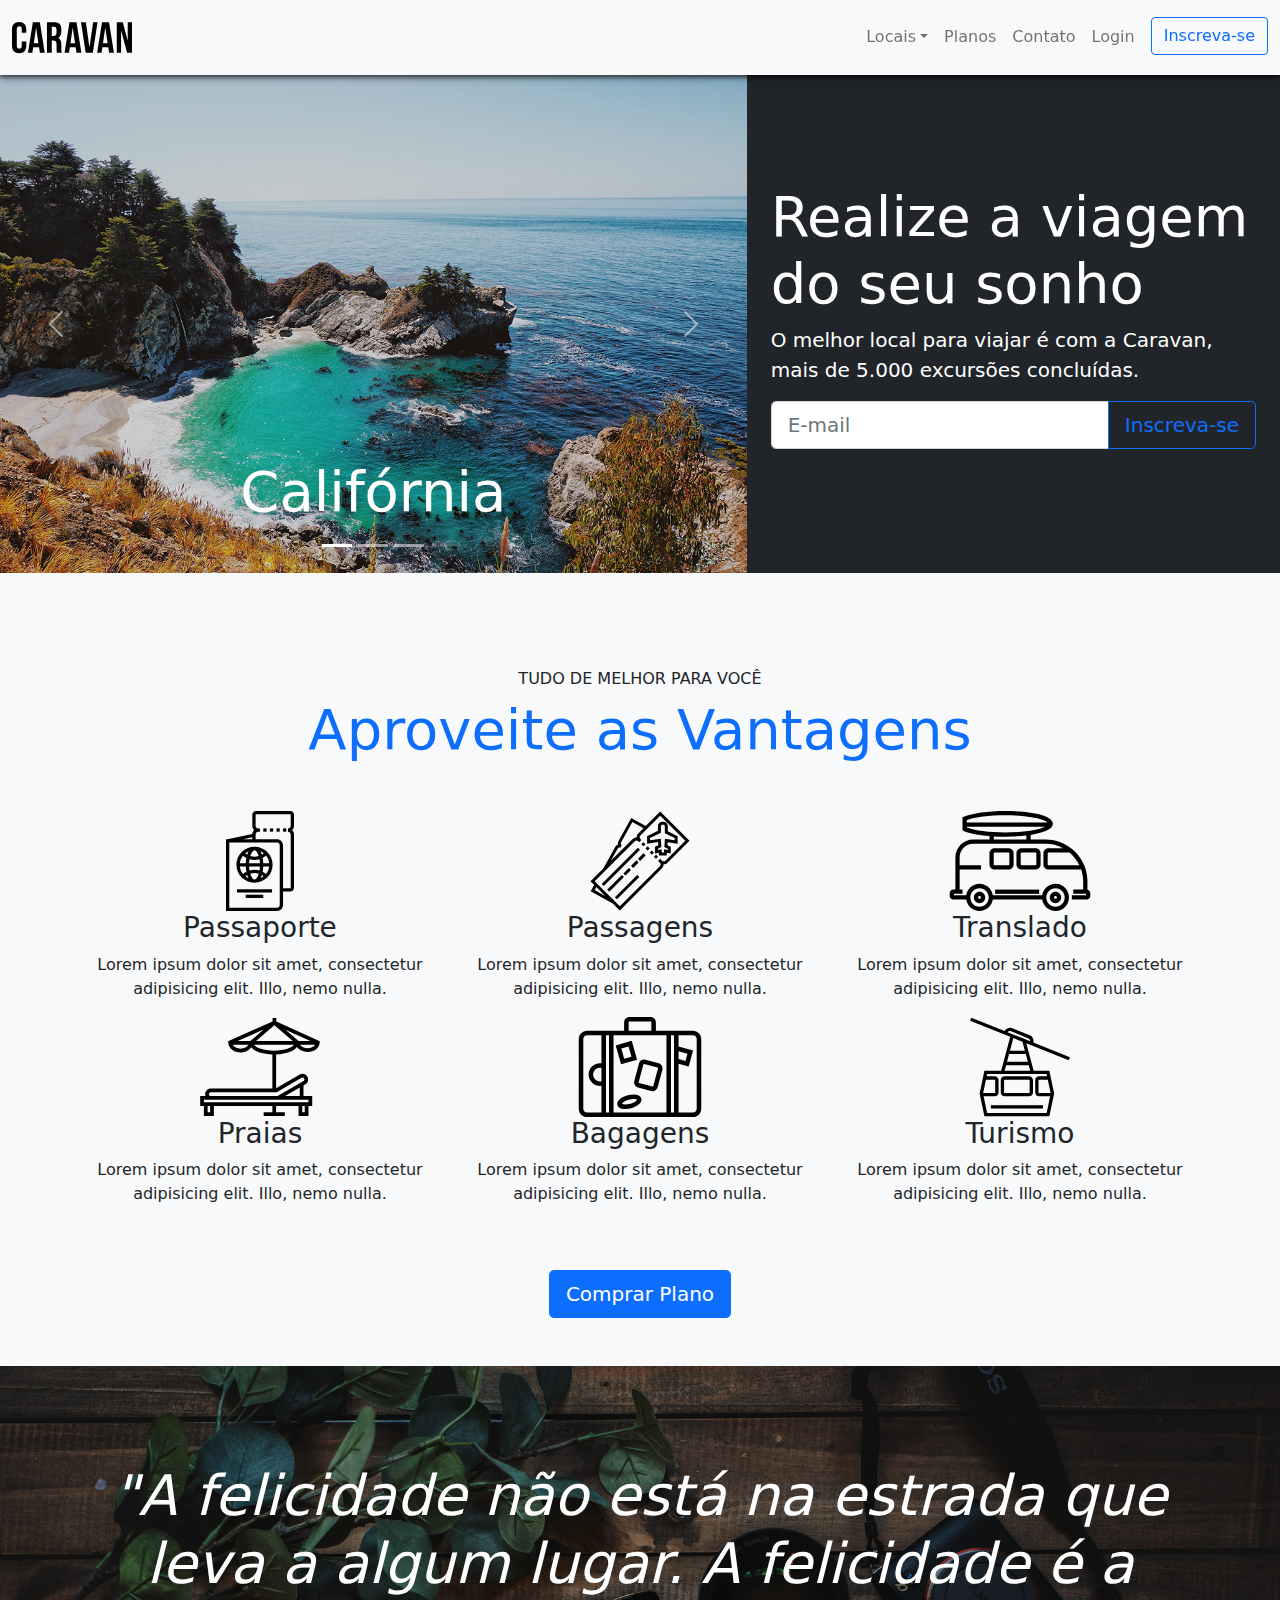
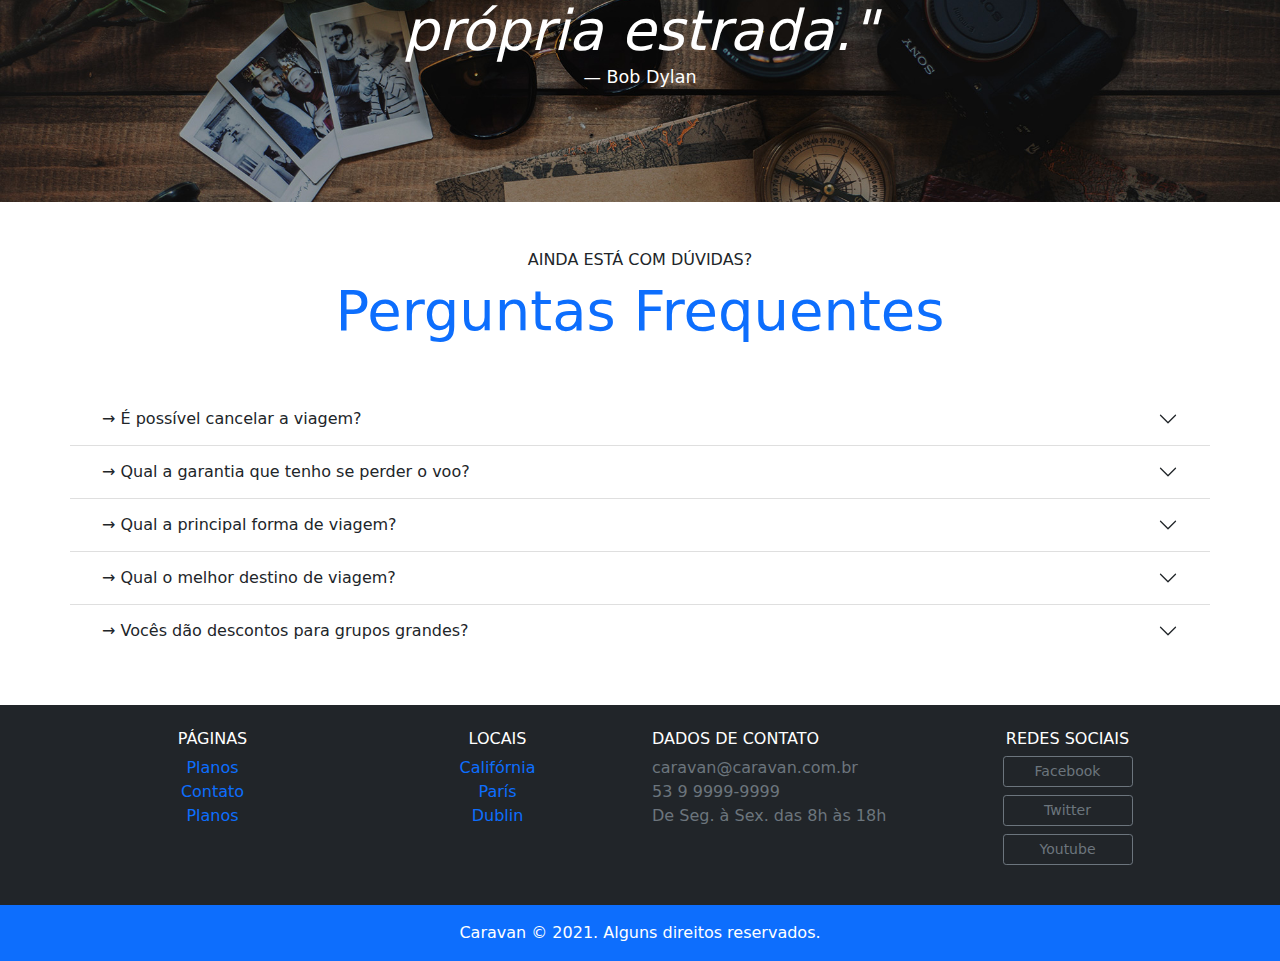
<file: index.html>
<!DOCTYPE html>
<html lang="pt-br">
    <head>
        <meta charset="UTF-8" />
        <meta http-equiv="X-UA-Compatible" content="IE=edge" />
        <meta name="viewport" content="width=device-width, initial-scale=1.0, shrink-to-fit=no" />
        <link rel="stylesheet" href="css/bootstrap.css" />
        <link rel="stylesheet" href="css/style.css" />
        <title>Caravan - Início</title>
    </head>
    <body>

        <!---------------------------------------------------------------------------------->
        <!--------------------------- MENU DE NAVEGAÇÃO ------------------------------------>
        <!---------------------------------------------------------------------------------->

        <nav class="navbar fixed-top navbar-expand-md navbar-light bg-light py-3 box-shadow">
            <div class="container-fluid">
                <a class="navbar-brand" href="index.html">
                    <img src="img/caravan.svg" alt="Caravan" />
                </a>
                <button
                    class="navbar-toggler"
                    type="button"
                    data-bs-toggle="collapse"
                    data-bs-target="#navbarSupportedContent"
                    aria-controls="navbarSupportedContent"
                    aria-expanded="false"
                    aria-label="Abrir Navegação"
                >
                    <span class="navbar-toggler-icon"></span>
                </button>
                <div class="collapse navbar-collapse" id="navbarSupportedContent">
                    <ul class="navbar-nav ms-auto">
                        <li class="nav-item dropdown">
                            <a
                                class="nav-link dropdown-toggle"
                                href="local.html"
                                id="navbarDropdown"
                                role="button"
                                data-bs-toggle="dropdown"
                                aria-expanded="false"
                                >Locais</a
                            >
                            <ul class="dropdown-menu" aria-labelledby="navbarDropdown">
                                <li><a class="dropdown-item" href="local.html">Califórnia</a></li>
                                <li><a class="dropdown-item" href="local.html">París</a></li>
                                <li><a class="dropdown-item" href="local.html">Dublin</a></li>
                            </ul>
                        </li>
                        <li class="nav-item">
                            <a class="nav-link" href="planos.html">Planos</a>
                        </li>
                        <li class="nav-item">
                            <a class="nav-link" href="contato.html">Contato</a>
                        </li>
                        <li class="nav-item">
                            <a class="nav-link" data-bs-toggle="modal" data-bs-target="#modalLogin" href="#">Login</a>
                        </li>
                        <li class="nav-item">
                            <a class="btn btn-outline-primary ms-md-2" href="inscricao.html">Inscreva-se</a>
                        </li>
                    </ul>
                </div>
            </div>
        </nav>

        <!------------------------------------------------------------------------------->
        <!-------------------------------- MODAL ---------------------------------------->
        <!------------------------------------------------------------------------------->

        <div class="modal fade" id="modalLogin" tabindex="-1" aria-labelledby="modalLoginLabel" aria-hidden="true">
            <div class="modal-dialog">
              <div class="modal-content">
                <div class="modal-header">
                    <h5 class="modal-title" id="modalLoginLabel">Entre na sua Conta</h5>
                    <button type="button" class="btn-close" data-bs-dismiss="modal" aria-label="Close"></button>
                </div>
                <div class="modal-body">
                    <form>
                        <div class="mb-3">
                          <label for="loginEmail" class="form-label">E-mail</label>
                          <input type="email" class="form-control" id="loginEmail">
                        </div>
                        <div class="mb-3">
                          <label for="inputPassword" class="form-label">Senha</label>
                          <input type="password" class="form-control" id="inputPassword">
                        </div>
                        <div class="mb-3 form-check">
                          <input type="checkbox" class="form-check-input" id="check-box">
                          <label class="form-check-label" for="check-box">Lembrar-me</label>
                        </div>
                        <button type="submit" class="btn btn-primary">Entrar na conta</button>
                        <div id="passwordHelp" class="form-text">Esqueceu a senha?
                            <a href="$">Clique aqui.</a>
                        </div>
                      </form>
                </div>
              </div>
            </div>
          </div>

        <!------------------------------------------------------------------------------->
        <!--------------------------- MENU CARROSSEL ------------------------------------>
        <!------------------------------------------------------------------------------->

        <section class="container-fluid text-white">
            <div class="row bg-dark">
                <div class="col-lg-7 p-0">
                    <div id="carrosselCidades" class="carousel slide" data-bs-ride="carousel">
                        <div class="carousel-indicators">
                            <button
                                type="button"
                                data-bs-target="#carrosselCidades"
                                data-bs-slide-to="0"
                                class="active"
                                aria-current="true"
                                aria-label="Slide 1"
                            ></button>
                            <button type="button" data-bs-target="#carrosselCidades" data-bs-slide-to="1" aria-label="Slide 2"></button>
                            <button type="button" data-bs-target="#carrosselCidades" data-bs-slide-to="2" aria-label="Slide 3"></button>
                        </div>
                        <div class="carousel-inner">
                            <div class="carousel-item active">
                                <img src="img/california.jpg" class="d-block w-100" alt="Califórnia" />
                                <div class="carousel-caption">
                                    <h3 class="display-4">Califórnia</h3>
                                </div>
                            </div>
                            <div class="carousel-item">
                                <img src="img/paris.jpg" class="d-block w-100" alt="París" />
                                <div class="carousel-caption">
                                    <h3 class="display-4">París</h3>
                                </div>
                            </div>
                            <div class="carousel-item">
                                <img src="img/dublin.jpg" class="d-block w-100" alt="Dublin" />
                                <div class="carousel-caption">
                                    <h3 class="display-4">Dublin</h3>
                                </div>
                            </div>
                        </div>
                        <button class="carousel-control-prev" type="button" data-bs-target="#carrosselCidades" data-bs-slide="prev">
                            <span class="carousel-control-prev-icon" aria-hidden="true"></span>
                            <span class="visually-hidden">Anterior</span>
                        </button>
                        <button class="carousel-control-next" type="button" data-bs-target="#carrosselCidades" data-bs-slide="next">
                            <span class="carousel-control-next-icon" aria-hidden="true"></span>
                            <span class="visually-hidden">Próximo</span>
                        </button>
                    </div>
                </div>
                <div class="col-lg-5 p-4 align-self-center">
                    <h1 class="display-4">Realize a viagem do seu sonho</h1>
                    <p class="lead">O melhor local para viajar é com a Caravan, mais de 5.000 excursões concluídas.</p>
                    <div class="input-group input-group-lg mb-3">
                        <input type="text" class="form-control" placeholder="E-mail" aria-label="E-mail" aria-describedby="button-addon2" />
                        <button class="btn btn-outline-primary" type="button" id="button-addon2">Inscreva-se</button>
                    </div>
                </div>
            </div>
        </section>

        <!------------------------------------------------------------------------------>
        <!--------------------------- GRID CONTEÚDO ------------------------------------>
        <!------------------------------------------------------------------------------>

        <section class="py-5 bg-light text-center">
            <div class="container">
                <div class="my-5">
                    <span class="h6 d-block">TUDO DE MELHOR PARA VOCÊ </span>
                    <h2 class="display-4 text-primary">Aproveite as Vantagens</h2>
                </div>
                <div class="row">
                    <div class="col-xl-4 col-md-6">
                        <div style="height: 100px" class="d-flex justify-content-center">
                            <img src="img/icones/passaporte.svg" alt="Passaporte" />
                        </div>
                        <h3>Passaporte</h3>
                        <p>Lorem ipsum dolor sit amet, consectetur adipisicing elit. Illo, nemo nulla.</p>
                    </div>
                    <div class="col-xl-4 col-md-6">
                        <div style="height: 100px" class="d-flex justify-content-center">
                            <img src="img/icones/passagens.svg" alt="Passagens" />
                        </div>

                        <h3>Passagens</h3>
                        <p>Lorem ipsum dolor sit amet, consectetur adipisicing elit. Illo, nemo nulla.</p>
                    </div>
                    <div class="col-xl-4 col-md-6">
                        <div style="height: 100px" class="d-flex justify-content-center">
                            <img src="img/icones/translado.svg" alt="Translado" />
                        </div>
                        <h3>Translado</h3>
                        <p>Lorem ipsum dolor sit amet, consectetur adipisicing elit. Illo, nemo nulla.</p>
                    </div>
                    <div class="col-xl-4 col-md-6">
                        <div style="height: 100px" class="d-flex justify-content-center">
                            <img src="img/icones/praias.svg" alt="Praias" />
                        </div>
                        <h3>Praias</h3>
                        <p>Lorem ipsum dolor sit amet, consectetur adipisicing elit. Illo, nemo nulla.</p>
                    </div>
                    <div class="col-xl-4 col-md-6">
                        <div style="height: 100px" class="d-flex justify-content-center">
                            <img src="img/icones/bagagens.svg" alt="Bagagens" />
                        </div>

                        <h3>Bagagens</h3>
                        <p>Lorem ipsum dolor sit amet, consectetur adipisicing elit. Illo, nemo nulla.</p>
                    </div>
                    <div class="col-xl-4 col-md-6">
                        <div style="height: 100px" class="d-flex justify-content-center">
                            <img src="img/icones/turismo.svg" alt="Turismo" />
                        </div>
                        <h3>Turismo</h3>
                        <p>Lorem ipsum dolor sit amet, consectetur adipisicing elit. Illo, nemo nulla.</p>
                    </div>
                </div>
                <a href="planos.html" class="btn btn-primary btn-lg mt-5">Comprar Plano</a>
            </div>
        </section>

        <!------------------------------------------------------------------------------->
        <!-------------------------------- BLOCKQUOTE ----------------------------------->
        <!------------------------------------------------------------------------------->

        <section id="home-quote" class="p-md-5">
            <blockquote class="blockquote text-center text-white p-md-5 p-3">
                <p class="display-4">
                    <em>"A felicidade não está na estrada que leva a algum lugar. A felicidade é a própria estrada."</em>
                </p>
                <figcaption class="blockquote-footer text-white">Bob Dylan</figcaption>
            </blockquote>
        </section>

        <!------------------------------------------------------------------------------->
        <!--------------------------------- ACCORDION ----------------------------------->
        <!------------------------------------------------------------------------------->

        <section class="container">
            <div class="my-5 text-center">
                <span class="h6 d-block">AINDA ESTÁ COM DÚVIDAS?</span>
                <h2 class="display-4 text-primary">Perguntas Frequentes</h2>
            </div>
            <div class="accordion accordion-flush row justify-content-center" id="accordionFlushExample">
                <div class="accordion-item .col-4">
                    <h2 class="accordion-header" id="flush-headingOne">
                        <button
                            class="accordion-button collapsed"
                            type="button"
                            data-bs-toggle="collapse"
                            data-bs-target="#flush-collapseOne"
                            aria-expanded="false"
                            aria-controls="flush-collapseOne"
                        >
                            → É possível cancelar a viagem?
                        </button>
                    </h2>
                    <div
                        id="flush-collapseOne"
                        class="accordion-collapse collapse"
                        aria-labelledby="flush-headingOne"
                        data-bs-parent="#accordionFlushExample"
                    >
                        <div class="accordion-body">
                            Conforme o que está previsto em lei, o consumidor que não pode viajar tem o direito de desistir e efetuar facilmente o cancelamento de pacote de viagem sem maiores burocracias. Este procedimento precisa ser tão simples e prático como o fechamento do contrato ou compra das passagens.
                        </div>
                    </div>
                </div>
                <div class="accordion-item .col-4">
                    <h2 class="accordion-header" id="flush-headingTwo">
                        <button
                            class="accordion-button collapsed"
                            type="button"
                            data-bs-toggle="collapse"
                            data-bs-target="#flush-collapseTwo"
                            aria-expanded="false"
                            aria-controls="flush-collapseTwo"
                        >
                            → Qual a garantia que tenho se perder o voo?
                        </button>
                    </h2>
                    <div
                        id="flush-collapseTwo"
                        class="accordion-collapse collapse"
                        aria-labelledby="flush-headingTwo"
                        data-bs-parent="#accordionFlushExample"
                    >
                        <div class="accordion-body">
                            No entanto, nem tudo esta perdido, já que de acordo com as determinações da Agência Nacional de Aviação Civil, ANAC, a passagem aérea tem validade de 12 meses a partir de sua emissão, o que quer dizer que, mesmo perdendo o voo, você não perderá o dinheiro investido na passagem.
                        </div>
                    </div>
                </div>
                <div class="accordion-item .col-4">
                    <h2 class="accordion-header" id="flush-headingThree">
                        <button
                            class="accordion-button collapsed"
                            type="button"
                            data-bs-toggle="collapse"
                            data-bs-target="#flush-collapseThree"
                            aria-expanded="false"
                            aria-controls="flush-collapseThree"
                        >
                            → Qual a principal forma de viagem?
                        </button>
                    </h2>
                    <div
                        id="flush-collapseThree"
                        class="accordion-collapse collapse"
                        aria-labelledby="flush-headingThree"
                        data-bs-parent="#accordionFlushExample"
                    >
                        <div class="accordion-body">
                            Caso a viagem seja durante as suas férias ou folgas, você deve considerar destinos mais próximos. O custo de passagens aéreas mais o tempo que você vai passar no avião não compensa uma semana na Europa ou em qualquer outro lugar longe. Isso faz com que o custo benefício da viagem (levando em consideração as experiências que você poderia ter) seja muito baixo.
                        </div>
                    </div>
                </div>
                <div class="accordion-item .col-6">
                    <h2 class="accordion-header" id="flush-headingFour">
                        <button
                            class="accordion-button collapsed"
                            type="button"
                            data-bs-toggle="collapse"
                            data-bs-target="#flush-collapseFour"
                            aria-expanded="false"
                            aria-controls="flush-collapseFour"
                        >
                            → Qual o melhor destino de viagem?
                        </button>
                    </h2>
                    <div
                        id="flush-collapseFour"
                        class="accordion-collapse collapse"
                        aria-labelledby="flush-headingFour"
                        data-bs-parent="#accordionFlushExample"
                    >
                        <div class="accordion-body">
                            O interesse crescente dos brasileiros (e estrangeiros) pela - Califórnia (EUA) tem motivo! Dentro da nossa lista, certamente este é o país que reúne mais atrativos: praias, comida boa, belíssima arquitetura, voos diretos do Brasil e um custo bem mais baixo que seus vizinhos do norte.
                        </div>
                    </div>
                </div>
                <div class="accordion-item .col-6">
                    <h2 class="accordion-header" id="flush-headingFive">
                        <button
                            class="accordion-button collapsed"
                            type="button"
                            data-bs-toggle="collapse"
                            data-bs-target="#flush-collapseFive"
                            aria-expanded="false"
                            aria-controls="flush-collapseFive"
                        >
                            → Vocês dão descontos para grupos grandes?
                        </button>
                    </h2>
                    <div
                        id="flush-collapseFive"
                        class="accordion-collapse collapse"
                        aria-labelledby="flush-headingFive"
                        data-bs-parent="#accordionFlushExample"
                    >
                        <div class="accordion-body">
                            Sim, se houver um grupo de no mínimo 8 pessoas, entrar em conotato conosco. Nossa idéia é sempre dar descontos para grupos de pessoas que fazem viagens juntos.
                        </div>
                    </div>
                </div>
        </section>

        <!------------------------------------------------------------------------------->
        <!---------------------------------- FOOTER ------------------------------------->
        <!------------------------------------------------------------------------------->

        <footer class="bg-dark text-white mt-5">
            <div class="container py-4">
                <div class="row">
                    <div class="col-md-3 col-6 text-center">
                        <h4 class="h6">PÁGINAS</h4>
                        <ul class="list-unstyled">
                            <li>
                                <a href="planos.html">Planos</a>
                            </li>
                            <li>
                                <a href="contato.html">Contato</a>
                            </li>
                            <li>
                                <a href="inscricao.html">Planos</a>
                            </li>
                        </ul>
                    </div>
                    <div class="col-md-3 col-6 text-center">
                        <h4 class="h6">LOCAIS</h4>
                        <ul class="list-unstyled">
                            <li>
                                <a href="local.html">Califórnia</a>
                            </li>
                            <li>
                                <a href="local.html">París</a>
                            </li>
                            <li>
                                <a href="local.html">Dublin</a>
                            </li>
                        </ul>
                    </div>
                    <div class="col-md-3 col-6 ">
                        <h4 class="h6">DADOS DE CONTATO</h4>
                        <ul class="list-unstyled text-secondary">
                            <li>caravan@caravan.com.br</li>
                            <li>53 9 9999-9999</li>
                            <li>De Seg. à Sex. das 8h às 18h</li>
                        </ul>
                    </div>
                    <div class="col-md-3 col-6 text-center">
                        <h4 class="h6">REDES SOCIAIS</h4>
                        <ul class="list-unstyled">
                            <li>
                                <a class="btn btn-outline-secondary btn-sm d-block mb-2 mx-auto" style="max-width: 130px;" href="#">Facebook</a>
                            </li>
                            <li>
                                <a class="btn btn-outline-secondary btn-sm d-block mb-2 mx-auto" style="max-width: 130px;" href="#">Twitter</a>
                            </li>
                            <li>
                                <a class="btn btn-outline-secondary btn-sm d-block mb-2 mx-auto" style="max-width: 130px;" href="#">Youtube</a>
                            </li>
                        </ul>
                    </div>
                </div>
            </div>
            <div class="bg-primary text-center py-3">
                <p class="mb-0">Caravan © 2021. Alguns direitos reservados.</p>
            </div>
        </footer>

        <!------------------------------------------------------------------------------->
        <!--------------------------------- SCRIPTS ------------------------------------->
        <!------------------------------------------------------------------------------->

        <script type="text/javascript" src="js/bootstrap.js"></script>
    </body>
</html>
</file>
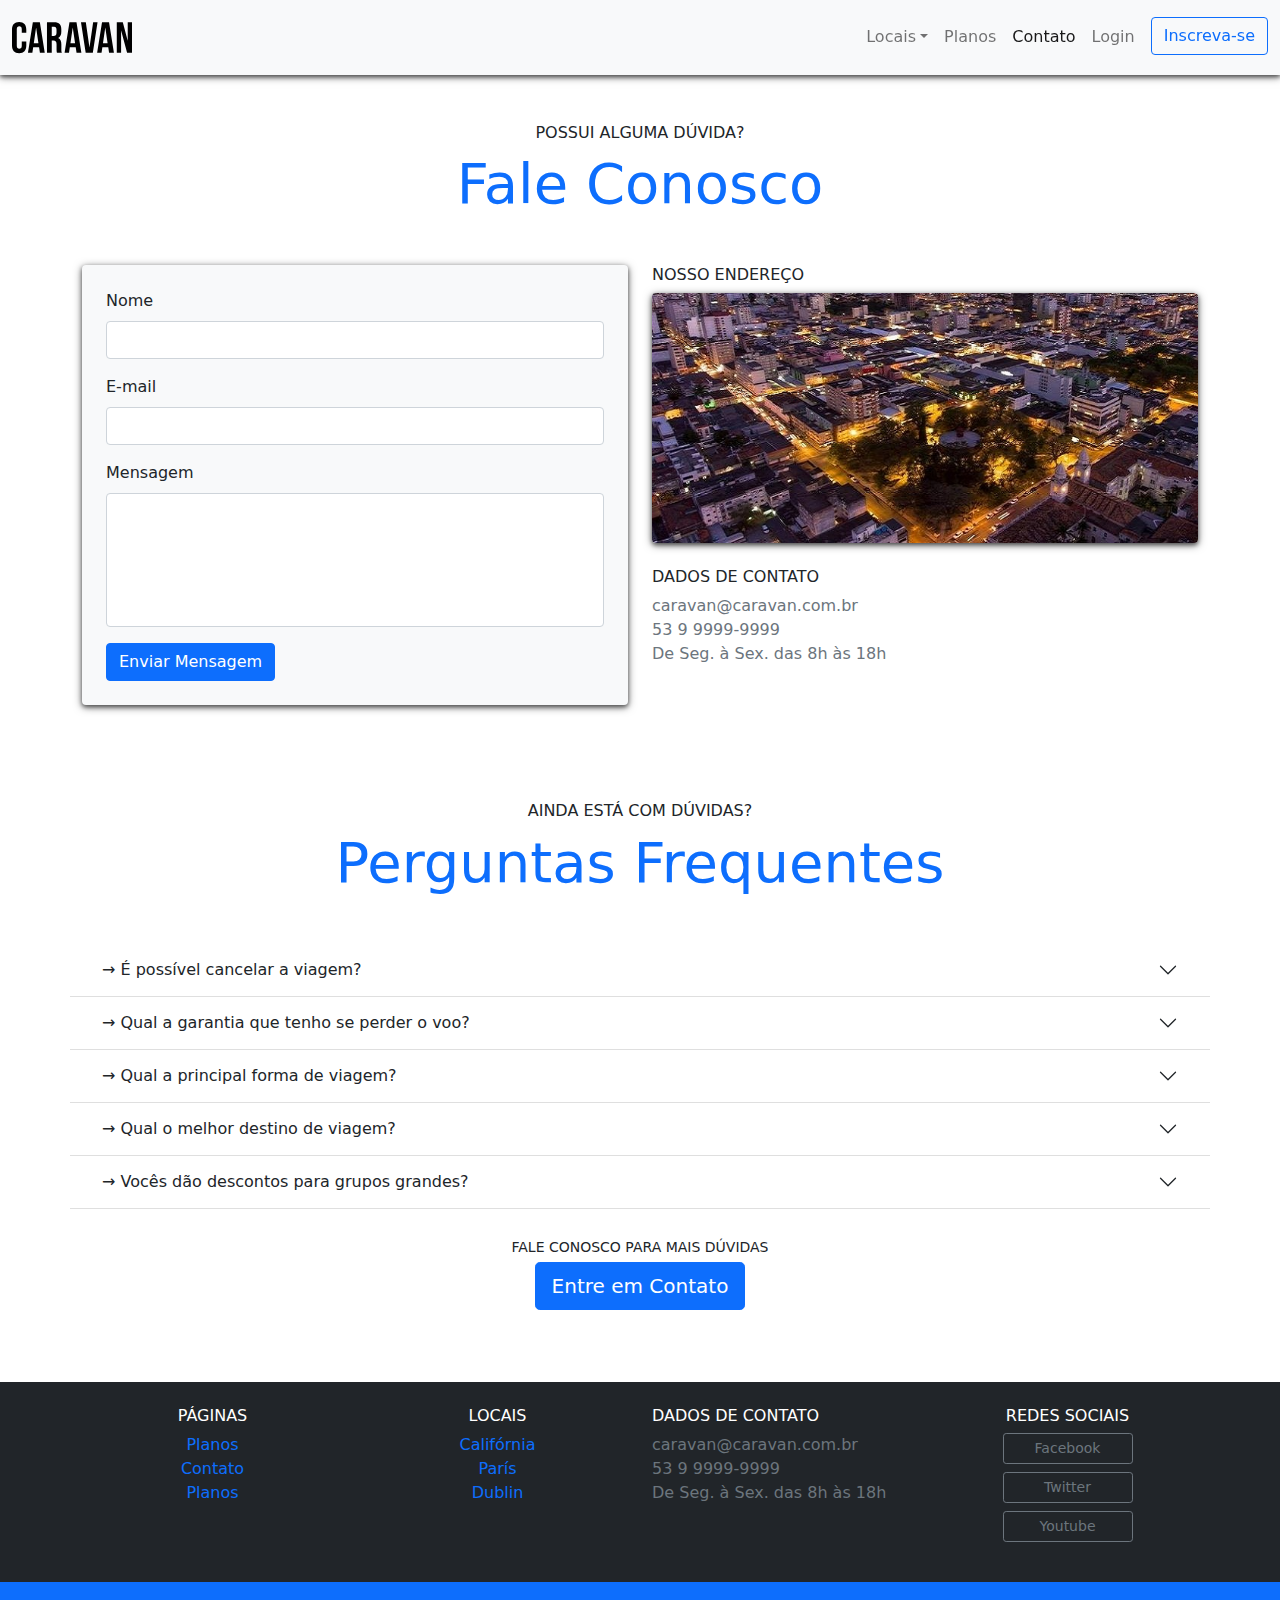
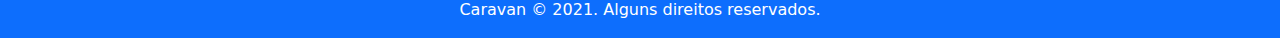
<file: contato.html>
<!DOCTYPE html>
<html lang="pt-br">
    <head>
        <meta charset="UTF-8" />
        <meta http-equiv="X-UA-Compatible" content="IE=edge" />
        <meta name="viewport" content="width=device-width, initial-scale=1.0, shrink-to-fit=no" />
        <link rel="stylesheet" href="css/bootstrap.css" />
        <link rel="stylesheet" href="css/style.css" />
        <title>Caravan - Contato</title>
    </head>
    <body>

        <!---------------------------------------------------------------------------------->
        <!--------------------------- MENU DE NAVEGAÇÃO ------------------------------------>
        <!---------------------------------------------------------------------------------->

        <nav class="navbar fixed-top navbar-expand-md navbar-light bg-light py-3 box-shadow">
            <div class="container-fluid">
                <a class="navbar-brand" href="index.html">
                    <img src="img/caravan.svg" alt="Caravan" />
                </a>
                <button
                    class="navbar-toggler"
                    type="button"
                    data-bs-toggle="collapse"
                    data-bs-target="#navbarSupportedContent"
                    aria-controls="navbarSupportedContent"
                    aria-expanded="false"
                    aria-label="Abrir Navegação"
                >
                    <span class="navbar-toggler-icon"></span>
                </button>
                <div class="collapse navbar-collapse" id="navbarSupportedContent">
                    <ul class="navbar-nav ms-auto">
                        <li class="nav-item dropdown">
                            <a
                                class="nav-link dropdown-toggle"
                                href="local.html"
                                id="navbarDropdown"
                                role="button"
                                data-bs-toggle="dropdown"
                                aria-expanded="false"
                                >Locais</a
                            >
                            <ul class="dropdown-menu" aria-labelledby="navbarDropdown">
                                <li><a class="dropdown-item" href="local.html">Califórnia</a></li>
                                <li><a class="dropdown-item" href="local.html">París</a></li>
                                <li><a class="dropdown-item" href="local.html">Dublin</a></li>
                            </ul>
                        </li>
                        <li class="nav-item">
                            <a class="nav-link" href="planos.html">Planos</a>
                        </li>
                        <li class="nav-item">
                            <a class="nav-link active" href="contato.html">Contato</a>
                        </li>
                        <li class="nav-item">
                            <a class="nav-link" data-bs-toggle="modal" data-bs-target="#modalLogin" href="#">Login</a>
                        </li>
                        <li class="nav-item">
                            <a class="btn btn-outline-primary ms-md-2" href="inscricao.html">Inscreva-se</a>
                        </li>
                    </ul>
                </div>
            </div>
        </nav>

        <!------------------------------------------------------------------------------->
        <!-------------------------------- MODAL ---------------------------------------->
        <!------------------------------------------------------------------------------->

        <div class="modal fade" id="modalLogin" tabindex="-1" aria-labelledby="modalLoginLabel" aria-hidden="true">
            <div class="modal-dialog">
              <div class="modal-content">
                <div class="modal-header">
                    <h5 class="modal-title" id="modalLoginLabel">Entre na sua Conta</h5>
                    <button type="button" class="btn-close" data-bs-dismiss="modal" aria-label="Close"></button>
                </div>
                <div class="modal-body">
                    <form>
                        <div class="mb-3">
                          <label for="loginEmail" class="form-label">E-mail</label>
                          <input type="email" class="form-control" id="loginEmail">
                        </div>
                        <div class="mb-3">
                          <label for="inputPassword" class="form-label">Senha</label>
                          <input type="password" class="form-control" id="inputPassword">
                        </div>
                        <div class="mb-3 form-check">
                          <input type="checkbox" class="form-check-input" id="check-box">
                          <label class="form-check-label" for="check-box">Lembrar-me</label>
                        </div>
                        <button type="submit" class="btn btn-primary">Entrar na conta</button>
                        <div id="passwordHelp" class="form-text">Esqueceu a senha?
                            <a href="$">Clique aqui.</a>
                        </div>
                      </form>
                </div>
              </div>
            </div>
          </div>

        <!------------------------------------------------------------------------------>
        <!------------------------------- CONTATO -------------------------------------->
        <!------------------------------------------------------------------------------>

        <section class="container">
            <div class="my-5 text-center">
                <span class="h6 d-block">POSSUI ALGUMA DÚVIDA?</span>
                <h1 class="display-4 text-primary">Fale Conosco</h1>  
            </div>
            <div class="row">
                <div class="col-lg mb-5">
                    <form class="bg-light rounded p-4 box-shadow" action="">
                        <div class="mb-3">
                            <label for="nome" class="form-label">Nome</label>
                            <input type="text" class="form-control" id="nome">
                        </div>
                        <div class="mb-3">
                            <label for="email" class="form-label">E-mail</label>
                            <input type="email" class="form-control" id="email">
                        </div>
                        <div class="mb-3">
                            <label for="mensagem" class="form-label">Mensagem</label>
                            <textarea class="form-control" id="mensagem" rows="5" style="resize: none"></textarea>
                        </div>
                        <button type="submit" class="btn btn-primary">Enviar Mensagem</button>
                    </form>    
                </div>
                <div class="col-lg">
                    <h2 class="h6">NOSSO ENDEREÇO</h2>
                    <a href="#">
                        <img class="img-fluid box-shadow rounded mb-4" src="img/mapa.png" alt="Endereço da Empresa">
                    </a>
                    <h2 class="h6">DADOS DE CONTATO</h2>
                    <ul class="list-unstyled text-secondary">
                        <li>caravan@caravan.com.br</li>
                        <li>53 9 9999-9999</li>
                        <li>De Seg. à Sex. das 8h às 18h</li>
                    </ul>
                </div>
            </div>    
        </section>

        <!------------------------------------------------------------------------------->
        <!--------------------------------- ACCORDION ----------------------------------->
        <!------------------------------------------------------------------------------->

        <section class="container">
            <div class="my-5 text-center">
                <span class="h6 d-block">AINDA ESTÁ COM DÚVIDAS?</span>
                <h2 class="display-4 text-primary">Perguntas Frequentes</h2>
            </div>
            <div class="accordion accordion-flush row justify-content-center" id="accordionFlushExample">
                <div class="accordion-item .col-4">
                    <h2 class="accordion-header" id="flush-headingOne">
                        <button
                            class="accordion-button collapsed"
                            type="button"
                            data-bs-toggle="collapse"
                            data-bs-target="#flush-collapseOne"
                            aria-expanded="false"
                            aria-controls="flush-collapseOne"
                        >
                            → É possível cancelar a viagem?
                        </button>
                    </h2>
                    <div
                        id="flush-collapseOne"
                        class="accordion-collapse collapse"
                        aria-labelledby="flush-headingOne"
                        data-bs-parent="#accordionFlushExample"
                    >
                        <div class="accordion-body">
                            Conforme o que está previsto em lei, o consumidor que não pode viajar tem o direito de desistir e efetuar facilmente o cancelamento de pacote de viagem sem maiores burocracias. Este procedimento precisa ser tão simples e prático como o fechamento do contrato ou compra das passagens.
                        </div>
                    </div>
                </div>
                <div class="accordion-item .col-4">
                    <h2 class="accordion-header" id="flush-headingTwo">
                        <button
                            class="accordion-button collapsed"
                            type="button"
                            data-bs-toggle="collapse"
                            data-bs-target="#flush-collapseTwo"
                            aria-expanded="false"
                            aria-controls="flush-collapseTwo"
                        >
                            → Qual a garantia que tenho se perder o voo?
                        </button>
                    </h2>
                    <div
                        id="flush-collapseTwo"
                        class="accordion-collapse collapse"
                        aria-labelledby="flush-headingTwo"
                        data-bs-parent="#accordionFlushExample"
                    >
                        <div class="accordion-body">
                            No entanto, nem tudo esta perdido, já que de acordo com as determinações da Agência Nacional de Aviação Civil, ANAC, a passagem aérea tem validade de 12 meses a partir de sua emissão, o que quer dizer que, mesmo perdendo o voo, você não perderá o dinheiro investido na passagem.
                        </div>
                    </div>
                </div>
                <div class="accordion-item .col-4">
                    <h2 class="accordion-header" id="flush-headingThree">
                        <button
                            class="accordion-button collapsed"
                            type="button"
                            data-bs-toggle="collapse"
                            data-bs-target="#flush-collapseThree"
                            aria-expanded="false"
                            aria-controls="flush-collapseThree"
                        >
                            → Qual a principal forma de viagem?
                        </button>
                    </h2>
                    <div
                        id="flush-collapseThree"
                        class="accordion-collapse collapse"
                        aria-labelledby="flush-headingThree"
                        data-bs-parent="#accordionFlushExample"
                    >
                        <div class="accordion-body">
                            Caso a viagem seja durante as suas férias ou folgas, você deve considerar destinos mais próximos. O custo de passagens aéreas mais o tempo que você vai passar no avião não compensa uma semana na Europa ou em qualquer outro lugar longe. Isso faz com que o custo benefício da viagem (levando em consideração as experiências que você poderia ter) seja muito baixo.
                        </div>
                    </div>
                </div>
                <div class="accordion-item .col-6">
                    <h2 class="accordion-header" id="flush-headingFour">
                        <button
                            class="accordion-button collapsed"
                            type="button"
                            data-bs-toggle="collapse"
                            data-bs-target="#flush-collapseFour"
                            aria-expanded="false"
                            aria-controls="flush-collapseFour"
                        >
                            → Qual o melhor destino de viagem?
                        </button>
                    </h2>
                    <div
                        id="flush-collapseFour"
                        class="accordion-collapse collapse"
                        aria-labelledby="flush-headingFour"
                        data-bs-parent="#accordionFlushExample"
                    >
                        <div class="accordion-body">
                            O interesse crescente dos brasileiros (e estrangeiros) pela - Califórnia (EUA) tem motivo! Dentro da nossa lista, certamente este é o país que reúne mais atrativos: praias, comida boa, belíssima arquitetura, voos diretos do Brasil e um custo bem mais baixo que seus vizinhos do norte.
                        </div>
                    </div>
                </div>
                <div class="accordion-item .col-6">
                    <h2 class="accordion-header" id="flush-headingFive">
                        <button
                            class="accordion-button collapsed"
                            type="button"
                            data-bs-toggle="collapse"
                            data-bs-target="#flush-collapseFive"
                            aria-expanded="false"
                            aria-controls="flush-collapseFive"
                        >
                            → Vocês dão descontos para grupos grandes?
                        </button>
                    </h2>
                    <div
                        id="flush-collapseFive"
                        class="accordion-collapse collapse"
                        aria-labelledby="flush-headingFive"
                        data-bs-parent="#accordionFlushExample"
                    >
                        <div class="accordion-body">
                            Sim, se houver um grupo de no mínimo 8 pessoas, entrar em conotato conosco. Nossa idéia é sempre dar descontos para grupos de pessoas que fazem viagens juntos.
                        </div>
                    </div>
                </div>
            <div class="text-center my-4">
                <p class="small m-1">FALE CONOSCO PARA MAIS DÚVIDAS</p>
                <a class="btn btn-primary btn-lg" href="contato.html">Entre em Contato</a>
            </div>
        </section>

        <!------------------------------------------------------------------------------->
        <!---------------------------------- FOOTER ------------------------------------->
        <!------------------------------------------------------------------------------->

        <footer class="bg-dark text-white mt-5">
            <div class="container py-4">
                <div class="row">
                    <div class="col-md-3 col-6 text-center">
                        <h4 class="h6">PÁGINAS</h4>
                        <ul class="list-unstyled">
                            <li>
                                <a href="planos.html">Planos</a>
                            </li>
                            <li>
                                <a href="contato.html">Contato</a>
                            </li>
                            <li>
                                <a href="inscricao.html">Planos</a>
                            </li>
                        </ul>
                    </div>
                    <div class="col-md-3 col-6 text-center">
                        <h4 class="h6">LOCAIS</h4>
                        <ul class="list-unstyled">
                            <li>
                                <a href="local.html">Califórnia</a>
                            </li>
                            <li>
                                <a href="local.html">París</a>
                            </li>
                            <li>
                                <a href="local.html">Dublin</a>
                            </li>
                        </ul>
                    </div>
                    <div class="col-md-3 col-6 ">
                        <h4 class="h6">DADOS DE CONTATO</h4>
                        <ul class="list-unstyled text-secondary">
                            <li>caravan@caravan.com.br</li>
                            <li>53 9 9999-9999</li>
                            <li>De Seg. à Sex. das 8h às 18h</li>
                        </ul>
                    </div>
                    <div class="col-md-3 col-6 text-center">
                        <h4 class="h6">REDES SOCIAIS</h4>
                        <ul class="list-unstyled">
                            <li>
                                <a class="btn btn-outline-secondary btn-sm d-block mb-2 mx-auto" style="max-width: 130px;" href="#">Facebook</a>
                            </li>
                            <li>
                                <a class="btn btn-outline-secondary btn-sm d-block mb-2 mx-auto" style="max-width: 130px;" href="#">Twitter</a>
                            </li>
                            <li>
                                <a class="btn btn-outline-secondary btn-sm d-block mb-2 mx-auto" style="max-width: 130px;" href="#">Youtube</a>
                            </li>
                        </ul>
                    </div>
                </div>
            </div>
            <div class="bg-primary text-center py-3">
                <p class="mb-0">Caravan © 2021. Alguns direitos reservados.</p>
            </div>
        </footer>

        <!------------------------------------------------------------------------------->
        <!--------------------------------- SCRIPTS ------------------------------------->
        <!------------------------------------------------------------------------------->

        <script type="text/javascript" src="js/bootstrap.js"></script>
    </body>
</html>
</file>
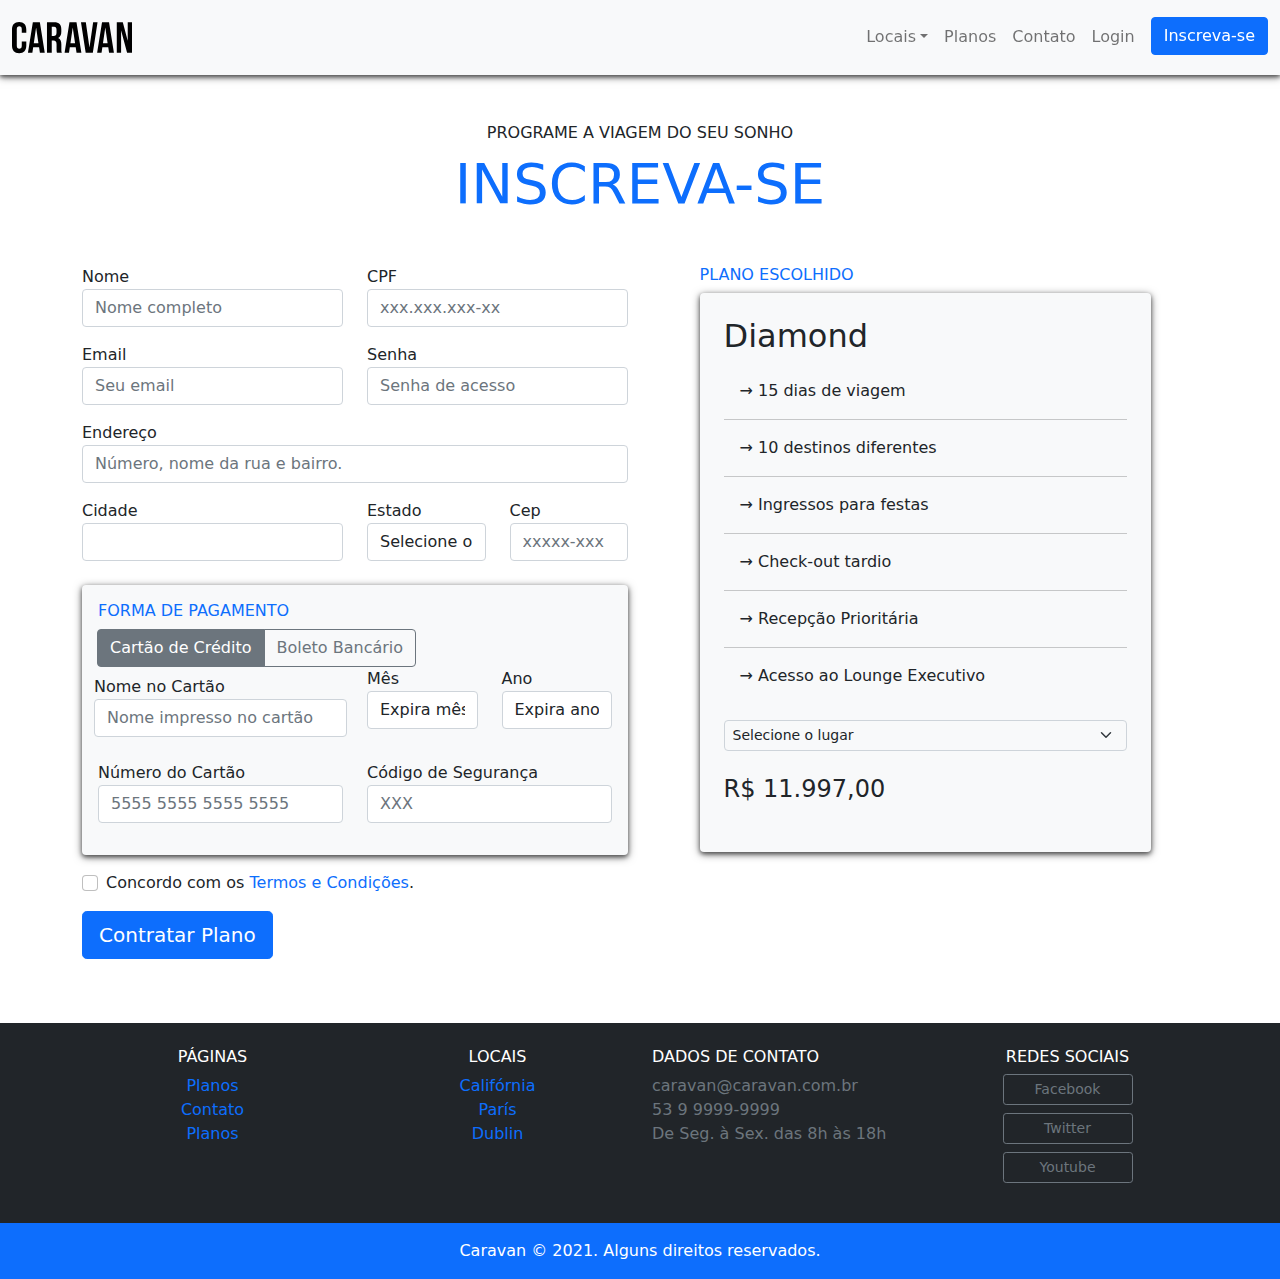
<file: inscricao.html>
<!DOCTYPE html>
<html lang="pt-br">
    <head>
        <meta charset="UTF-8" />
        <meta http-equiv="X-UA-Compatible" content="IE=edge" />
        <meta name="viewport" content="width=device-width, initial-scale=1.0, shrink-to-fit=no" />
        <link rel="stylesheet" href="css/bootstrap.css" />
        <link rel="stylesheet" href="css/style.css" />
        <title>Caravan - Inscrição</title>
    </head>
    <body>
        <!---------------------------------------------------------------------------------->
        <!--------------------------- MENU DE NAVEGAÇÃO ------------------------------------>
        <!---------------------------------------------------------------------------------->

        <nav class="navbar fixed-top navbar-expand-md navbar-light bg-light py-3 box-shadow">
            <div class="container-fluid">
                <a class="navbar-brand" href="index.html">
                    <img src="img/caravan.svg" alt="Caravan" />
                </a>
                <button
                    class="navbar-toggler"
                    type="button"
                    data-bs-toggle="collapse"
                    data-bs-target="#navbarSupportedContent"
                    aria-controls="navbarSupportedContent"
                    aria-expanded="false"
                    aria-label="Abrir Navegação"
                >
                    <span class="navbar-toggler-icon"></span>
                </button>
                <div class="collapse navbar-collapse" id="navbarSupportedContent">
                    <ul class="navbar-nav ms-auto">
                        <li class="nav-item dropdown">
                            <a
                                class="nav-link dropdown-toggle"
                                href="local.html"
                                id="navbarDropdown"
                                role="button"
                                data-bs-toggle="dropdown"
                                aria-expanded="false"
                                >Locais</a
                            >
                            <ul class="dropdown-menu" aria-labelledby="navbarDropdown">
                                <li><a class="dropdown-item" href="local.html">Califórnia</a></li>
                                <li><a class="dropdown-item" href="local.html">París</a></li>
                                <li><a class="dropdown-item" href="local.html">Dublin</a></li>
                            </ul>
                        </li>
                        <li class="nav-item">
                            <a class="nav-link" href="planos.html">Planos</a>
                        </li>
                        <li class="nav-item">
                            <a class="nav-link" href="contato.html">Contato</a>
                        </li>
                        <li class="nav-item">
                            <a class="nav-link" data-bs-toggle="modal" data-bs-target="#modalLogin" href="#">Login</a>
                        </li>
                        <li class="nav-item">
                            <a class="btn btn-outline-primary ms-md-2 active" href="inscricao.html">Inscreva-se</a>
                        </li>
                    </ul>
                </div>
            </div>
        </nav>

        <!------------------------------------------------------------------------------->
        <!-------------------------------- MODAL ---------------------------------------->
        <!------------------------------------------------------------------------------->

        <div class="modal fade" id="modalLogin" tabindex="-1" aria-labelledby="modalLoginLabel" aria-hidden="true">
            <div class="modal-dialog">
                <div class="modal-content">
                    <div class="modal-header">
                        <h5 class="modal-title" id="modalLoginLabel">Entre na sua Conta</h5>
                        <button type="button" class="btn-close" data-bs-dismiss="modal" aria-label="Close"></button>
                    </div>
                    <div class="modal-body">
                        <form>
                            <div class="mb-3">
                                <label for="loginEmail" class="form-label">E-mail</label>
                                <input type="email" class="form-control" id="loginEmail" />
                            </div>
                            <div class="mb-3">
                                <label for="inputPassword" class="form-label">Senha</label>
                                <input type="password" class="form-control" id="inputPassword" />
                            </div>
                            <div class="mb-3 form-check">
                                <input type="checkbox" class="form-check-input" id="check-box" />
                                <label class="form-check-label" for="check-box">Lembrar-me</label>
                            </div>
                            <button type="submit" class="btn btn-primary">Entrar na conta</button>
                            <div id="passwordHelp" class="form-text">
                                Esqueceu a senha?
                                <a href="$">Clique aqui.</a>
                            </div>
                        </form>
                    </div>
                </div>
            </div>
        </div>

        <!------------------------------------------------------------------------------>
        <!------------------------------- FALE CONOSCO --------------------------------->
        <!------------------------------------------------------------------------------>

        <section class="container">
            <div class="my-5 text-center">
                <span class="h6 d-block">PROGRAME A VIAGEM DO SEU SONHO</span>
                <h1 class="display-4 text-primary">INSCREVA-SE</h1>
            </div>
            <div class="row">
                <form class="col-lg-6" action="">
                    <div class="row">
                        <div class="form-group col-md-6 mb-3">
                            <label for="inputNome">Nome</label>
                            <input type="text" class="form-control" id="inputNome" placeholder="Nome completo" />
                        </div>
                        <div class="form-group col-md-6 mb-3">
                            <label for="inputCPF">CPF</label>
                            <input type="text" class="form-control" id="inputCPF" placeholder="xxx.xxx.xxx-xx" />
                        </div>
                        <div class="form-group col-md-6 mb-3">
                            <label for="inputEmail">Email</label>
                            <input type="email" class="form-control" id="inputEmail" placeholder="Seu email" />
                        </div>
                        <div class="form-group col-md-6 mb-3">
                            <label for="inputSenha">Senha</label>
                            <input type="password" class="form-control" id="inputSenha" placeholder="Senha de acesso" />
                        </div>
                        <div class="form-group col-12 mb-3">
                            <label for="inputEndereco">Endereço</label>
                            <input type="text" class="form-control" id="inputEndereco" placeholder="Número, nome da rua e bairro." />
                        </div>
                        <div class="form-group col-md-6 mb-4">
                            <label for="inputCidade">Cidade</label>
                            <input type="text" class="form-control" id="inputCidade" />
                        </div>
                        <div class="form-group col-md-3 col-6 mb-4">
                            <label for="inputCidade">Estado</label>
                            <select id="inputCidade" class="form-control">
                                <option>Selecione o Estado</option>
                                <option>Acre</option>
                                <option>Alagoas</option>
                                <option>Amapá</option>
                                <option>Amazonas</option>
                                <option>Ceará</option>
                                <option>Espírito Santo</option>
                                <option>Goiás</option>
                                <option>Maranhão</option>
                                <option>Mato Grosso</option>
                                <option>Mato Grosso do Sul</option>
                                <option>Minas Gerais</option>
                                <option>Pará</option>
                                <option>Paraíba</option>
                                <option>Paraná</option>
                                <option>Pernambuco</option>
                                <option>Piauí</option>
                                <option>Rio de Janeiro</option>
                                <option>Rio Grande do Norte</option>
                                <option>Rio Grande do Sul</option>
                                <option>Rondônia</option>
                                <option>Roraima</option>
                                <option>Santa Catarina</option>
                                <option>São Paulo</option>
                                <option>Sergipe</option>
                                <option>Tocantins</option>
                                <option>Distrito Federal</option>
                            </select>
                        </div>
                        <div class="form-group col-md-3 col-6 mb-4">
                            <label for="inputCidade">Cep</label>
                            <input type="text" class="form-control" id="inputCidade" placeholder="xxxxx-xxx" />
                        </div>
                    </div>
                    <div class="bg-light rounded box-shadow p-3 form-group">
                        <h2 class="h6 text-primary">FORMA DE PAGAMENTO</h2>
                        <div class="btn-group" role="group" aria-label="Basic radio toggle button group">
                            <input type="radio" class="btn-check" name="btnradio" id="btnradio1" autocomplete="off" checked />
                            <label class="btn btn-outline-secondary" for="btnradio1">Cartão de Crédito</label>
                            <input type="radio" class="btn-check" name="btnradio" id="btnradio3" autocomplete="off" />
                            <label class="btn btn-outline-secondary" for="btnradio3">Boleto Bancário</label>
                        </div>
                        <div class="tab-content" id="formaPagamentoConteudo">
                            <div class="tab-pane fade show active" id="nav-cartao" role="tabpanel" aria-labelledby="nav-cartao-tab">
                                <div class="row">
                                    <div class="form-group col-md-6 mb-3 p-2">
                                        <label for="inputNomeCartao">Nome no Cartão</label>
                                        <input
                                            type="text"
                                            class="form-control"
                                            id="inputNomeCartao"
                                            placeholder="Nome impresso no cartão"
                                        />
                                    </div>
                                    <div class="form-group col-md-3 col-6 mb-3">
                                        <label for="inputCidade">Mês</label>
                                        <select id="inputCidade" class="form-control">
                                            <option>Expira mês...</option>
                                            <option>01</option>
                                            <option>02</option>
                                            <option>03</option>
                                            <option>04</option>
                                            <option>05</option>
                                            <option>06</option>
                                            <option>07</option>
                                            <option>08</option>
                                            <option>09</option>
                                            <option>10</option>
                                            <option>11</option>
                                            <option>12</option>
                                        </select>
                                    </div>
                                    <div class="form-group col-md-3 col-6 mb-3">
                                        <label for="inputAno">Ano</label>
                                        <select id="inputAno" class="form-control">
                                            <option>Expira ano...</option>
                                            <option>2022</option>
                                            <option>2023</option>
                                            <option>2024</option>
                                            <option>2025</option>
                                            <option>2026</option>
                                            <option>2027</option>
                                            <option>2028</option>
                                            <option>2029</option>
                                            <option>2030</option>
                                        </select>
                                    </div>
                                    <div class="form-group col-md-6 mb-3">
                                        <label for="inputNumeroCartao">Número do Cartão</label>
                                        <input
                                            type="number"
                                            class="form-control"
                                            id="inputNumeroCartao"
                                            placeholder="5555 5555 5555 5555"
                                        />
                                    </div>
                                    <div class="form-group col-md-6 mb-3">
                                        <label for="inputCodigo">Código de Segurança</label>
                                        <input type="number" class="form-control" id="inputCodigo" placeholder="XXX" />
                                    </div>
                                </div>
                            </div>
                            <div class="tab-pane fade" id="nav-boleto" role="tabpanel" aria-labelledby="nav-boleto-tab">
                                <p class="lead">Clique em contratar plano que enviaremos um boleto para o seu e-mail.</p>
                            </div>
                        </div>
                    </div>

                    <div class="form-check my-3">
                        <label class="form-check-label">
                            <input type="checkbox" class="form-check-input" />
                            Concordo com os <a href="#">Termos e Condições</a>.
                        </label>
                    </div>

                    <button type="submit" class="btn btn-primary btn-lg mb-3">Contratar Plano</button>
                </form>
                <div class="col-lg-5 mb-4 mx-auto order-lg-1 order-first">
                    <h2 class="h6 text-primary">PLANO ESCOLHIDO</h2>

                    <div class="bg-light rounded p-4 box-shadow">
                        <h2>Diamond</h2>
                        <ul class="lista-plano list-unstyled">
                            <li>→ 15 dias de viagem</li>
                            <li>→ 10 destinos diferentes</li>
                            <li>→ Ingressos para festas</li>
                            <li>→ Check-out tardio</li>
                            <li>→ Recepção Prioritária</li>
                            <li>→ Acesso ao Lounge Executivo</li>
                        </ul>
                        <select class="form-select form-select-sm bg-light">
                            <option selected>Selecione o lugar</option>
                            <option value="1">Califórnia</option>
                            <option value="2">París</option>
                            <option value="3">Dublin</option>
                        </select>
                        <div class="row align-items-center my-4">
                            <div class="col">
                                <span class="h4">R$ 11.997,00</span>
                            </div>
                        </div>
                    </div>
                </div>
            </div>
        </section>

        <!------------------------------------------------------------------------------->
        <!---------------------------------- FOOTER ------------------------------------->
        <!------------------------------------------------------------------------------->

        <footer class="bg-dark text-white mt-5">
            <div class="container py-4">
                <div class="row">
                    <div class="col-md-3 col-6 text-center">
                        <h4 class="h6">PÁGINAS</h4>
                        <ul class="list-unstyled">
                            <li>
                                <a href="planos.html">Planos</a>
                            </li>
                            <li>
                                <a href="contato.html">Contato</a>
                            </li>
                            <li>
                                <a href="inscricao.html">Planos</a>
                            </li>
                        </ul>
                    </div>
                    <div class="col-md-3 col-6 text-center">
                        <h4 class="h6">LOCAIS</h4>
                        <ul class="list-unstyled">
                            <li>
                                <a href="local.html">Califórnia</a>
                            </li>
                            <li>
                                <a href="local.html">París</a>
                            </li>
                            <li>
                                <a href="local.html">Dublin</a>
                            </li>
                        </ul>
                    </div>
                    <div class="col-md-3 col-6">
                        <h4 class="h6">DADOS DE CONTATO</h4>
                        <ul class="list-unstyled text-secondary">
                            <li>caravan@caravan.com.br</li>
                            <li>53 9 9999-9999</li>
                            <li>De Seg. à Sex. das 8h às 18h</li>
                        </ul>
                    </div>
                    <div class="col-md-3 col-6 text-center">
                        <h4 class="h6">REDES SOCIAIS</h4>
                        <ul class="list-unstyled">
                            <li>
                                <a class="btn btn-outline-secondary btn-sm d-block mb-2 mx-auto" style="max-width: 130px" href="#"
                                    >Facebook</a
                                >
                            </li>
                            <li>
                                <a class="btn btn-outline-secondary btn-sm d-block mb-2 mx-auto" style="max-width: 130px" href="#"
                                    >Twitter</a
                                >
                            </li>
                            <li>
                                <a class="btn btn-outline-secondary btn-sm d-block mb-2 mx-auto" style="max-width: 130px" href="#"
                                    >Youtube</a
                                >
                            </li>
                        </ul>
                    </div>
                </div>
            </div>
            <div class="bg-primary text-center py-3">
                <p class="mb-0">Caravan © 2021. Alguns direitos reservados.</p>
            </div>
        </footer>

        <!------------------------------------------------------------------------------->
        <!--------------------------------- SCRIPTS ------------------------------------->
        <!------------------------------------------------------------------------------->

        <script type="text/javascript" src="js/bootstrap.js"></script>
    </body>
</html>
</file>
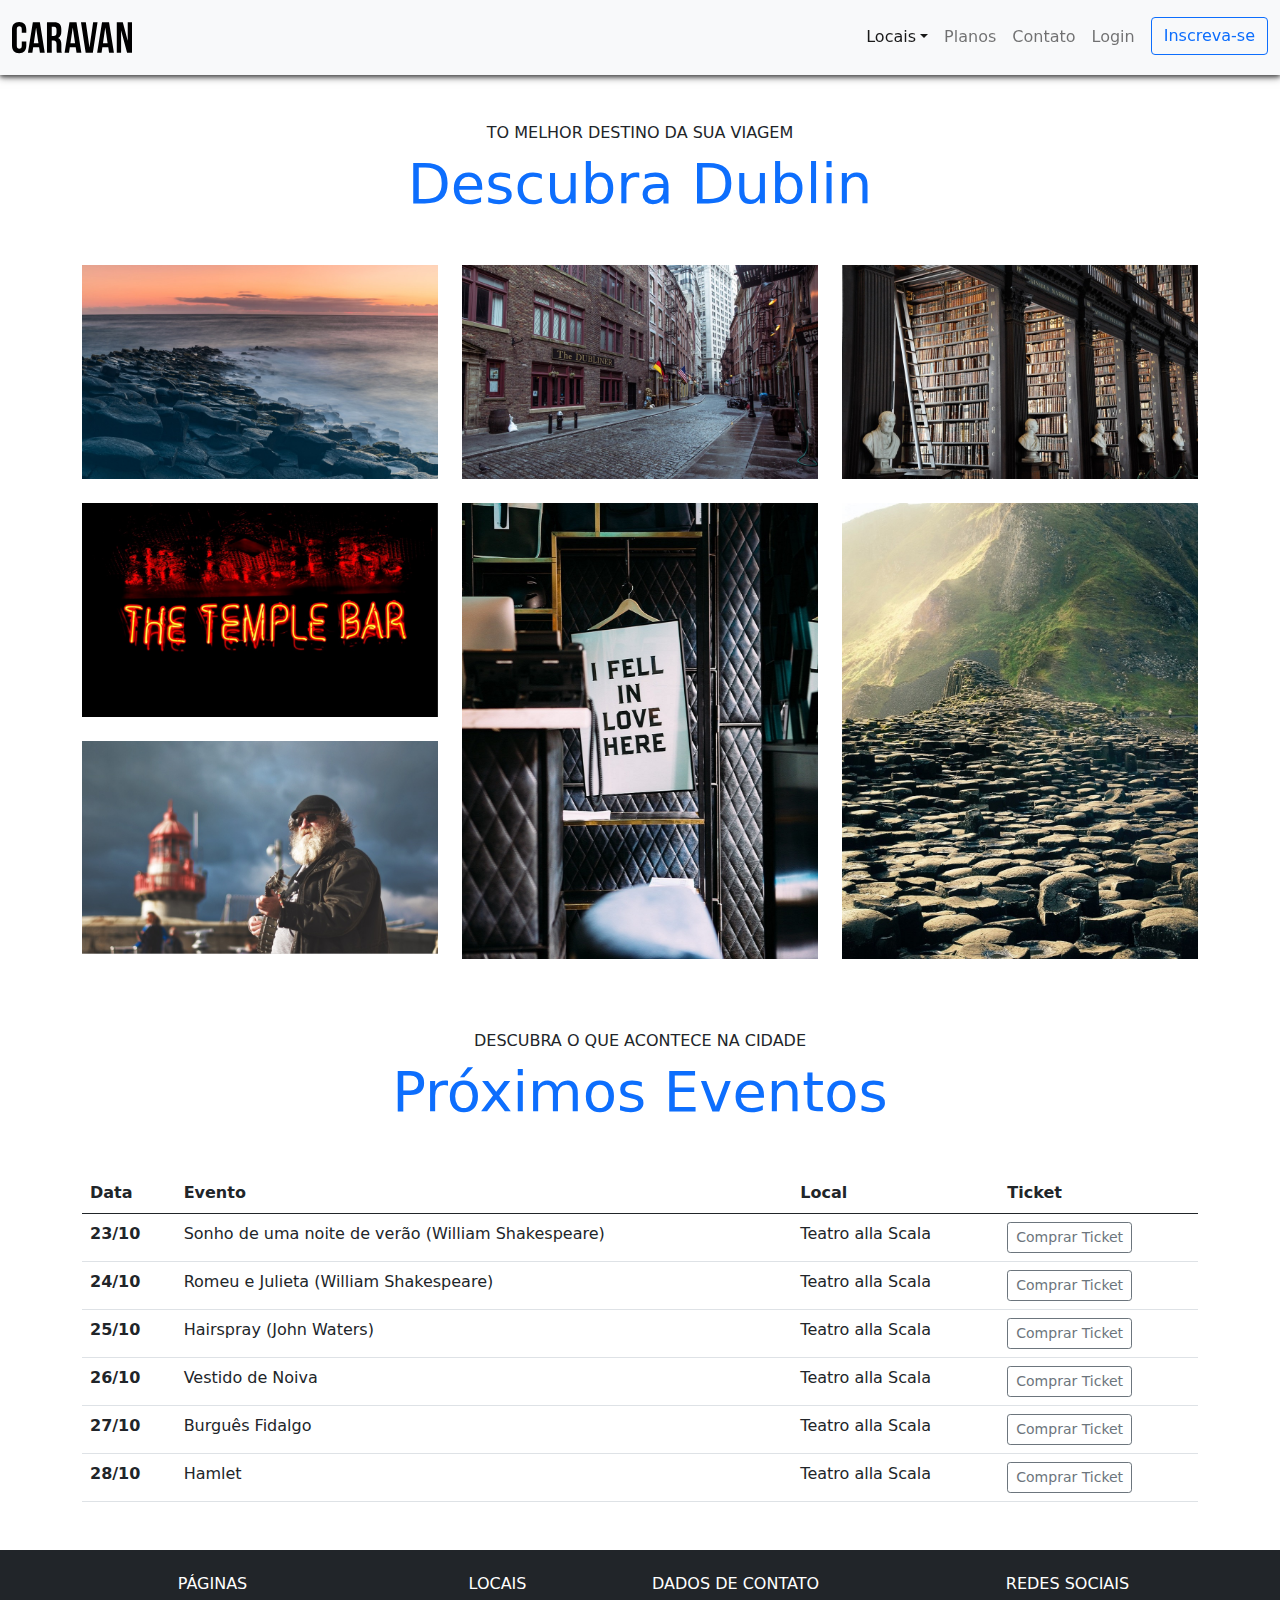
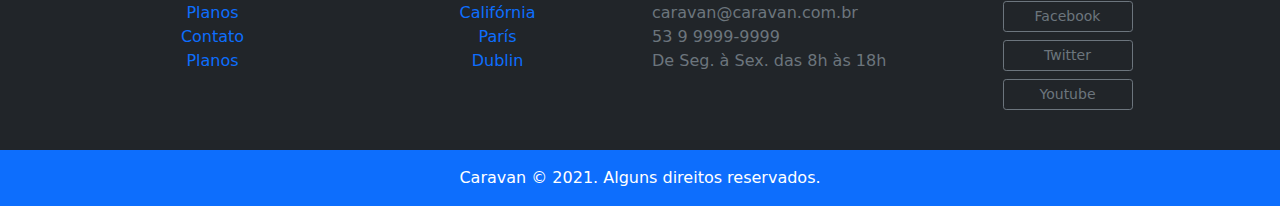
<file: local.html>
<!DOCTYPE html>
<html lang="pt-br">
    <head>
        <meta charset="UTF-8" />
        <meta http-equiv="X-UA-Compatible" content="IE=edge" />
        <meta name="viewport" content="width=device-width, initial-scale=1.0, shrink-to-fit=no" />
        <link rel="stylesheet" href="css/bootstrap.css" />
        <link rel="stylesheet" href="css/style.css" />
        <title>Caravan - Local</title>
    </head>
    <body>
        <!---------------------------------------------------------------------------------->
        <!--------------------------- MENU DE NAVEGAÇÃO ------------------------------------>
        <!---------------------------------------------------------------------------------->

        <nav class="navbar fixed-top navbar-expand-md navbar-light bg-light py-3 box-shadow">
            <div class="container-fluid">
                <a class="navbar-brand" href="index.html">
                    <img src="img/caravan.svg" alt="Caravan" />
                </a>
                <button
                    class="navbar-toggler"
                    type="button"
                    data-bs-toggle="collapse"
                    data-bs-target="#navbarSupportedContent"
                    aria-controls="navbarSupportedContent"
                    aria-expanded="false"
                    aria-label="Abrir Navegação"
                >
                    <span class="navbar-toggler-icon"></span>
                </button>
                <div class="collapse navbar-collapse" id="navbarSupportedContent">
                    <ul class="navbar-nav ms-auto">
                        <li class="nav-item dropdown">
                            <a
                                class="nav-link dropdown-toggle active"
                                href="local.html"
                                id="navbarDropdown"
                                role="button"
                                data-bs-toggle="dropdown"
                                aria-expanded="false"
                                >Locais</a
                            >
                            <ul class="dropdown-menu" aria-labelledby="navbarDropdown">
                                <li><a class="dropdown-item" href="local.html">Califórnia</a></li>
                                <li><a class="dropdown-item" href="local.html">París</a></li>
                                <li><a class="dropdown-item" href="local.html">Dublin</a></li>
                            </ul>
                        </li>
                        <li class="nav-item">
                            <a class="nav-link" href="planos.html">Planos</a>
                        </li>
                        <li class="nav-item">
                            <a class="nav-link" href="contato.html">Contato</a>
                        </li>
                        <li class="nav-item">
                            <a class="nav-link" data-bs-toggle="modal" data-bs-target="#modalLogin" href="#">Login</a>
                        </li>
                        <li class="nav-item">
                            <a class="btn btn-outline-primary ms-md-2" href="inscricao.html">Inscreva-se</a>
                        </li>
                    </ul>
                </div>
            </div>
        </nav>

        <!------------------------------------------------------------------------------->
        <!-------------------------------- MODAL ---------------------------------------->
        <!------------------------------------------------------------------------------->

        <div class="modal fade" id="modalLogin" tabindex="-1" aria-labelledby="modalLoginLabel" aria-hidden="true">
            <div class="modal-dialog">
                <div class="modal-content">
                    <div class="modal-header">
                        <h5 class="modal-title" id="modalLoginLabel">Entre na sua Conta</h5>
                        <button type="button" class="btn-close" data-bs-dismiss="modal" aria-label="Close"></button>
                    </div>
                    <div class="modal-body">
                        <form>
                            <div class="mb-3">
                                <label for="loginEmail" class="form-label">E-mail</label>
                                <input type="email" class="form-control" id="loginEmail" />
                            </div>
                            <div class="mb-3">
                                <label for="inputPassword" class="form-label">Senha</label>
                                <input type="password" class="form-control" id="inputPassword" />
                            </div>
                            <div class="mb-3 form-check">
                                <input type="checkbox" class="form-check-input" id="check-box" />
                                <label class="form-check-label" for="check-box">Lembrar-me</label>
                            </div>
                            <button type="submit" class="btn btn-primary">Entrar na conta</button>
                            <div id="passwordHelp" class="form-text">
                                Esqueceu a senha?
                                <a href="$">Clique aqui.</a>
                            </div>
                        </form>
                    </div>
                </div>
            </div>
        </div>

        <!------------------------------------------------------------------------------>
        <!--------------------------------- GALERIA ------------------------------------>
        <!------------------------------------------------------------------------------>

        <section class="container">
            <div class="text-center my-5">
                <span class="h6 d-block">TO MELHOR DESTINO DA SUA VIAGEM </span>
                <h2 class="display-4 text-primary">Descubra Dublin</h2>
            </div>
            <div class="row">
                <div class="col-md">
                    <img class="img-fluid mb-4" src="img/local/foto-1.jpg" alt="Foto 1" />
                    <img class="img-fluid mb-4" src="img/local/foto-2.jpg" alt="Foto 2" />
                    <img class="img-fluid mb-4" src="img/local/foto-3.jpg" alt="Foto 3" />
                </div>
                <div class="col-md">
                    <img class="img-fluid mb-4" src="img/local/foto-4.jpg" alt="Foto 4" />
                    <img class="img-fluid mb-4" src="img/local/foto-5.jpg" alt="Foto 5" />
                </div>
                <div class="col-md">
                    <img class="img-fluid mb-4" src="img/local/foto-6.jpg" alt="Foto 6" />
                    <img class="img-fluid mb-4" src="img/local/foto-7.jpg" alt="Foto 7" />
                </div>
            </div>
        </section>

        <!------------------------------------------------------------------------------->
        <!------------------------------ DADOS TABELADOS -------------------------------->
        <!------------------------------------------------------------------------------->

        <section class="container">
            <div class="text-center my-5">
                <span class="h6 d-block">DESCUBRA O QUE ACONTECE NA CIDADE</span>
                <h2 class="display-4 text-primary">Próximos Eventos</h2>
            </div>
            <table class="table table-hover table-responsive-md">
                <thead>
                    <tr>
                        <th scope="col">Data</th>
                        <th scope="col">Evento</th>
                        <th scope="col">Local</th>
                        <th scope="col">Ticket</th>
                    </tr>
                </thead>
                <tbody>
                    <tr>
                        <th scope="row">23/10</th>
                        <td>Sonho de uma noite de verão (William Shakespeare)</td>
                        <td>Teatro alla Scala</td>
                        <td><a href="#" class="btn btn-outline-secondary btn-sm">Comprar Ticket</a></td>
                    </tr>
                    <tr>
                        <th scope="row">24/10</td>
                        <td>Romeu e Julieta (William Shakespeare)</td>
                        <td>Teatro alla Scala</td>
                        <td><a href="#" class="btn btn-outline-secondary btn-sm">Comprar Ticket</a></td>
                    </tr>
                    <tr>
                        <th scope="row">25/10</td>
                        <td>Hairspray (John Waters)</td>
                        <td>Teatro alla Scala</td>
                        <td><a href="#" class="btn btn-outline-secondary btn-sm">Comprar Ticket</a></td>
                    </tr>
                    <tr>
                        <th scope="row">26/10</td>
                        <td>Vestido de Noiva</td>
                        <td>Teatro alla Scala</td>
                        <td><a href="#" class="btn btn-outline-secondary btn-sm">Comprar Ticket</a></td>
                    </tr>
                    <tr>
                        <th scope="row">27/10</td>
                        <td>Burguês Fidalgo</td>
                        <td>Teatro alla Scala</td>
                        <td><a href="#" class="btn btn-outline-secondary btn-sm">Comprar Ticket</a></td>
                    </tr>
                    <tr>
                        <th scope="row">28/10</td>
                        <td>Hamlet</td>
                        <td>Teatro alla Scala</td>
                        <td><a href="#" class="btn btn-outline-secondary btn-sm">Comprar Ticket</a></td>
                    </tr>
                </tbody>
            </table>
        </section>

        <!------------------------------------------------------------------------------->
        <!---------------------------------- FOOTER ------------------------------------->
        <!------------------------------------------------------------------------------->

        <footer class="bg-dark text-white mt-5">
            <div class="container py-4">
                <div class="row">
                    <div class="col-md-3 col-6 text-center">
                        <h4 class="h6">PÁGINAS</h4>
                        <ul class="list-unstyled">
                            <li>
                                <a href="planos.html">Planos</a>
                            </li>
                            <li>
                                <a href="contato.html">Contato</a>
                            </li>
                            <li>
                                <a href="inscricao.html">Planos</a>
                            </li>
                        </ul>
                    </div>
                    <div class="col-md-3 col-6 text-center">
                        <h4 class="h6">LOCAIS</h4>
                        <ul class="list-unstyled">
                            <li>
                                <a href="local.html">Califórnia</a>
                            </li>
                            <li>
                                <a href="local.html">París</a>
                            </li>
                            <li>
                                <a href="local.html">Dublin</a>
                            </li>
                        </ul>
                    </div>
                    <div class="col-md-3 col-6">
                        <h4 class="h6">DADOS DE CONTATO</h4>
                        <ul class="list-unstyled text-secondary">
                            <li>caravan@caravan.com.br</li>
                            <li>53 9 9999-9999</li>
                            <li>De Seg. à Sex. das 8h às 18h</li>
                        </ul>
                    </div>
                    <div class="col-md-3 col-6 text-center">
                        <h4 class="h6">REDES SOCIAIS</h4>
                        <ul class="list-unstyled">
                            <li>
                                <a class="btn btn-outline-secondary btn-sm d-block mb-2 mx-auto" style="max-width: 130px" href="#"
                                    >Facebook</a
                                >
                            </li>
                            <li>
                                <a class="btn btn-outline-secondary btn-sm d-block mb-2 mx-auto" style="max-width: 130px" href="#"
                                    >Twitter</a
                                >
                            </li>
                            <li>
                                <a class="btn btn-outline-secondary btn-sm d-block mb-2 mx-auto" style="max-width: 130px" href="#"
                                    >Youtube</a
                                >
                            </li>
                        </ul>
                    </div>
                </div>
            </div>
            <div class="bg-primary text-center py-3">
                <p class="mb-0">Caravan © 2021. Alguns direitos reservados.</p>
            </div>
        </footer>

        <!------------------------------------------------------------------------------->
        <!--------------------------------- SCRIPTS ------------------------------------->
        <!------------------------------------------------------------------------------->

        <script type="text/javascript" src="js/bootstrap.js"></script>
    </body>
</html>
</file>
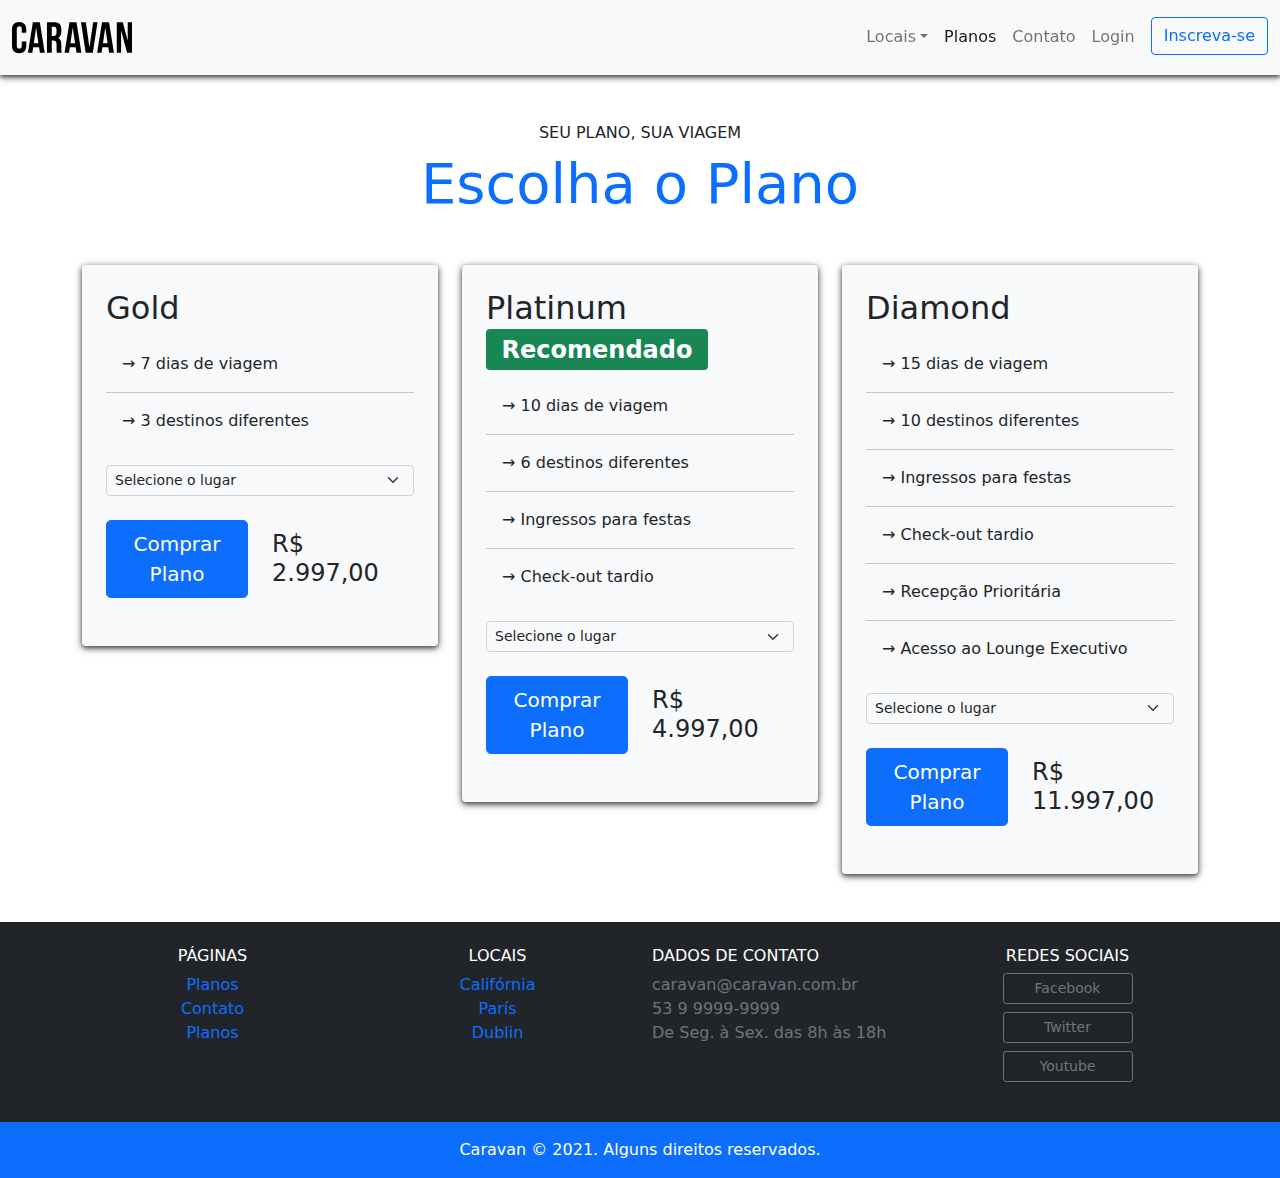
<file: planos.html>
<!DOCTYPE html>
<html lang="pt-br">
    <head>
        <meta charset="UTF-8" />
        <meta http-equiv="X-UA-Compatible" content="IE=edge" />
        <meta name="viewport" content="width=device-width, initial-scale=1.0, shrink-to-fit=no" />
        <link rel="stylesheet" href="css/bootstrap.css" />
        <link rel="stylesheet" href="css/style.css" />
        <title>Caravan - Planos</title>
    </head>
    <body>
        <!---------------------------------------------------------------------------------->
        <!--------------------------- MENU DE NAVEGAÇÃO ------------------------------------>
        <!---------------------------------------------------------------------------------->

        <nav class="navbar fixed-top navbar-expand-md navbar-light bg-light py-3 box-shadow">
            <div class="container-fluid">
                <a class="navbar-brand" href="index.html">
                    <img src="img/caravan.svg" alt="Caravan" />
                </a>
                <button
                    class="navbar-toggler"
                    type="button"
                    data-bs-toggle="collapse"
                    data-bs-target="#navbarSupportedContent"
                    aria-controls="navbarSupportedContent"
                    aria-expanded="false"
                    aria-label="Abrir Navegação"
                >
                    <span class="navbar-toggler-icon"></span>
                </button>
                <div class="collapse navbar-collapse" id="navbarSupportedContent">
                    <ul class="navbar-nav ms-auto">
                        <li class="nav-item dropdown">
                            <a
                                class="nav-link dropdown-toggle"
                                href="local.html"
                                id="navbarDropdown"
                                role="button"
                                data-bs-toggle="dropdown"
                                aria-expanded="false"
                                >Locais</a
                            >
                            <ul class="dropdown-menu active" aria-labelledby="navbarDropdown">
                                <li><a class="dropdown-item" href="local.html">Califórnia</a></li>
                                <li><a class="dropdown-item" href="local.html">París</a></li>
                                <li><a class="dropdown-item" href="local.html">Dublin</a></li>
                            </ul>
                        </li>
                        <li class="nav-item">
                            <a class="nav-link active" href="planos.html">Planos</a>
                        </li>
                        <li class="nav-item">
                            <a class="nav-link" href="contato.html">Contato</a>
                        </li>
                        <li class="nav-item">
                            <a class="nav-link" data-bs-toggle="modal" data-bs-target="#modalLogin" href="#">Login</a>
                        </li>
                        <li class="nav-item">
                            <a class="btn btn-outline-primary ms-md-2" href="inscricao.html">Inscreva-se</a>
                        </li>
                    </ul>
                </div>
            </div>
        </nav>

        <!------------------------------------------------------------------------------->
        <!-------------------------------- MODAL ---------------------------------------->
        <!------------------------------------------------------------------------------->

        <div class="modal fade" id="modalLogin" tabindex="-1" aria-labelledby="modalLoginLabel" aria-hidden="true">
            <div class="modal-dialog">
                <div class="modal-content">
                    <div class="modal-header">
                        <h5 class="modal-title" id="modalLoginLabel">Entre na sua Conta</h5>
                        <button type="button" class="btn-close" data-bs-dismiss="modal" aria-label="Close"></button>
                    </div>
                    <div class="modal-body">
                        <form>
                            <div class="mb-3">
                                <label for="loginEmail" class="form-label">E-mail</label>
                                <input type="email" class="form-control" id="loginEmail" />
                            </div>
                            <div class="mb-3">
                                <label for="inputPassword" class="form-label">Senha</label>
                                <input type="password" class="form-control" id="inputPassword" />
                            </div>
                            <div class="mb-3 form-check">
                                <input type="checkbox" class="form-check-input" id="check-box" />
                                <label class="form-check-label" for="check-box">Lembrar-me</label>
                            </div>
                            <button type="submit" class="btn btn-primary">Entrar na conta</button>
                            <div id="passwordHelp" class="form-text">
                                Esqueceu a senha?
                                <a href="$">Clique aqui.</a>
                            </div>
                        </form>
                    </div>
                </div>
            </div>
        </div>

        <!------------------------------------------------------------------------------>
        <!--------------------------------- PLANOS ------------------------------------->
        <!------------------------------------------------------------------------------>

        <section class="container">
            <div class="text-center my-5">
                <span class="h6 d-block">SEU PLANO, SUA VIAGEM</span>
                <h2 class="display-4 text-primary">Escolha o Plano</h2>
            </div>
            <div class="row">
                <div class="col-md mb-5">
                    <div class="bg-light rounded p-4 box-shadow">
                        <h2>Gold</h2>
                        <ul class="lista-plano list-unstyled">
                            <li>→ 7 dias de viagem</li>
                            <li>→ 3 destinos diferentes</li>
                        </ul>
                        <select class="form-select form-select-sm bg-light">
                            <option selected>Selecione o lugar</option>
                            <option value="1">Califórnia</option>
                            <option value="2">París</option>
                            <option value="3">Dublin</option>
                        </select>
                        <div class="row align-items-center my-4">
                            <div class="col">
                                <a class="btn btn-primary btn-lg d-block" href="inscricao.html">Comprar Plano</a>
                            </div>
                            <div class="col">
                                <span class="h4">R$ 2.997,00</span>
                            </div>
                        </div>
                    </div>
                </div>
                <div class="col-md">
                    <div class="bg-light rounded p-4 box-shadow">
                        <h2>Platinum <span class="badge bg-success">Recomendado</span></h2>
                        <ul class="lista-plano list-unstyled">
                            <li>→ 10 dias de viagem</li>
                            <li>→ 6 destinos diferentes</li>
                            <li>→ Ingressos para festas</li>
                            <li>→ Check-out tardio</li>
                        </ul>
                        <select class="form-select form-select-sm bg-light">
                            <option selected>Selecione o lugar</option>
                            <option value="1">Califórnia</option>
                            <option value="2">París</option>
                            <option value="3">Dublin</option>
                        </select>
                        <div class="row align-items-center my-4">
                            <div class="col">
                                <a class="btn btn-primary btn-lg d-block" href="inscricao.html">Comprar Plano</a>
                            </div>
                            <div class="col">
                                <span class="h4">R$ 4.997,00</span>
                            </div>
                        </div>
                    </div>
                </div>
                <div class="col-md">
                    <div class="bg-light rounded p-4 box-shadow">
                        <h2>Diamond</h2>
                        <ul class="lista-plano list-unstyled">
                            <li>→ 15 dias de viagem</li>
                            <li>→ 10 destinos diferentes</li>
                            <li>→ Ingressos para festas</li>
                            <li>→ Check-out tardio</li>
                            <li>→ Recepção Prioritária</li>
                            <li>→ Acesso ao Lounge Executivo</li>
                        </ul>
                        <select class="form-select form-select-sm bg-light">
                            <option selected>Selecione o lugar</option>
                            <option value="1">Califórnia</option>
                            <option value="2">París</option>
                            <option value="3">Dublin</option>
                        </select>
                        <div class="row align-items-center my-4">
                            <div class="col">
                                <a class="btn btn-primary btn-lg d-block" href="inscricao.html">Comprar Plano</a>
                            </div>
                            <div class="col">
                                <span class="h4">R$ 11.997,00</span>
                            </div>
                        </div>
                    </div>
                </div>
            </div>
        </section>

        <!------------------------------------------------------------------------------->
        <!---------------------------------- FOOTER ------------------------------------->
        <!------------------------------------------------------------------------------->

        <footer class="bg-dark text-white mt-5">
            <div class="container py-4">
                <div class="row">
                    <div class="col-md-3 col-6 text-center">
                        <h4 class="h6">PÁGINAS</h4>
                        <ul class="list-unstyled">
                            <li>
                                <a href="planos.html">Planos</a>
                            </li>
                            <li>
                                <a href="contato.html">Contato</a>
                            </li>
                            <li>
                                <a href="inscricao.html">Planos</a>
                            </li>
                        </ul>
                    </div>
                    <div class="col-md-3 col-6 text-center">
                        <h4 class="h6">LOCAIS</h4>
                        <ul class="list-unstyled">
                            <li>
                                <a href="local.html">Califórnia</a>
                            </li>
                            <li>
                                <a href="local.html">París</a>
                            </li>
                            <li>
                                <a href="local.html">Dublin</a>
                            </li>
                        </ul>
                    </div>
                    <div class="col-md-3 col-6">
                        <h4 class="h6">DADOS DE CONTATO</h4>
                        <ul class="list-unstyled text-secondary">
                            <li>caravan@caravan.com.br</li>
                            <li>53 9 9999-9999</li>
                            <li>De Seg. à Sex. das 8h às 18h</li>
                        </ul>
                    </div>
                    <div class="col-md-3 col-6 text-center">
                        <h4 class="h6">REDES SOCIAIS</h4>
                        <ul class="list-unstyled">
                            <li>
                                <a class="btn btn-outline-secondary btn-sm d-block mb-2 mx-auto" style="max-width: 130px" href="#"
                                    >Facebook</a
                                >
                            </li>
                            <li>
                                <a class="btn btn-outline-secondary btn-sm d-block mb-2 mx-auto" style="max-width: 130px" href="#"
                                    >Twitter</a
                                >
                            </li>
                            <li>
                                <a class="btn btn-outline-secondary btn-sm d-block mb-2 mx-auto" style="max-width: 130px" href="#"
                                    >Youtube</a
                                >
                            </li>
                        </ul>
                    </div>
                </div>
            </div>
            <div class="bg-primary text-center py-3">
                <p class="mb-0">Caravan © 2021. Alguns direitos reservados.</p>
            </div>
        </footer>

        <!------------------------------------------------------------------------------->
        <!--------------------------------- SCRIPTS ------------------------------------->
        <!------------------------------------------------------------------------------->

        <script type="text/javascript" src="js/bootstrap.js"></script>
    </body>
</html>
</file>
<file: css/style.css>
body {
    padding-top: 75px; /* Para que o menu de navegação não fique por cima do conteúdo inicial do body. */
}

.box-shadow {
    box-shadow: 0 2px 4px 0 rgba(0, 0, 0, 0.5), 0 2px 8px 0 rgba(0, 0, 0, 0.5);
}

#home-quote {
    background: url(../img/bg-quote.jpg);
    background-size: cover;
}

a {
    text-decoration: none;
}

.lista-plano li {
    padding: 1rem;
}
.lista-plano li + li {
    border-top: 1px solid rgba(0, 0, 0, 0.2);
}

input::-webkit-outer-spin-button,
input::-webkit-inner-spin-button {
    -webkit-appearance: none;
    margin: 0;
}

input[type="number"] {
    -moz-appearance: textfield;
}

@media (max-width: 767px) {
    #home-quote .display-4 {
        font-size: 2.5rem;
    }
    body {
        padding: 0;
    }
    .fixed-top {
        position: relative;
    }
}
</file>
